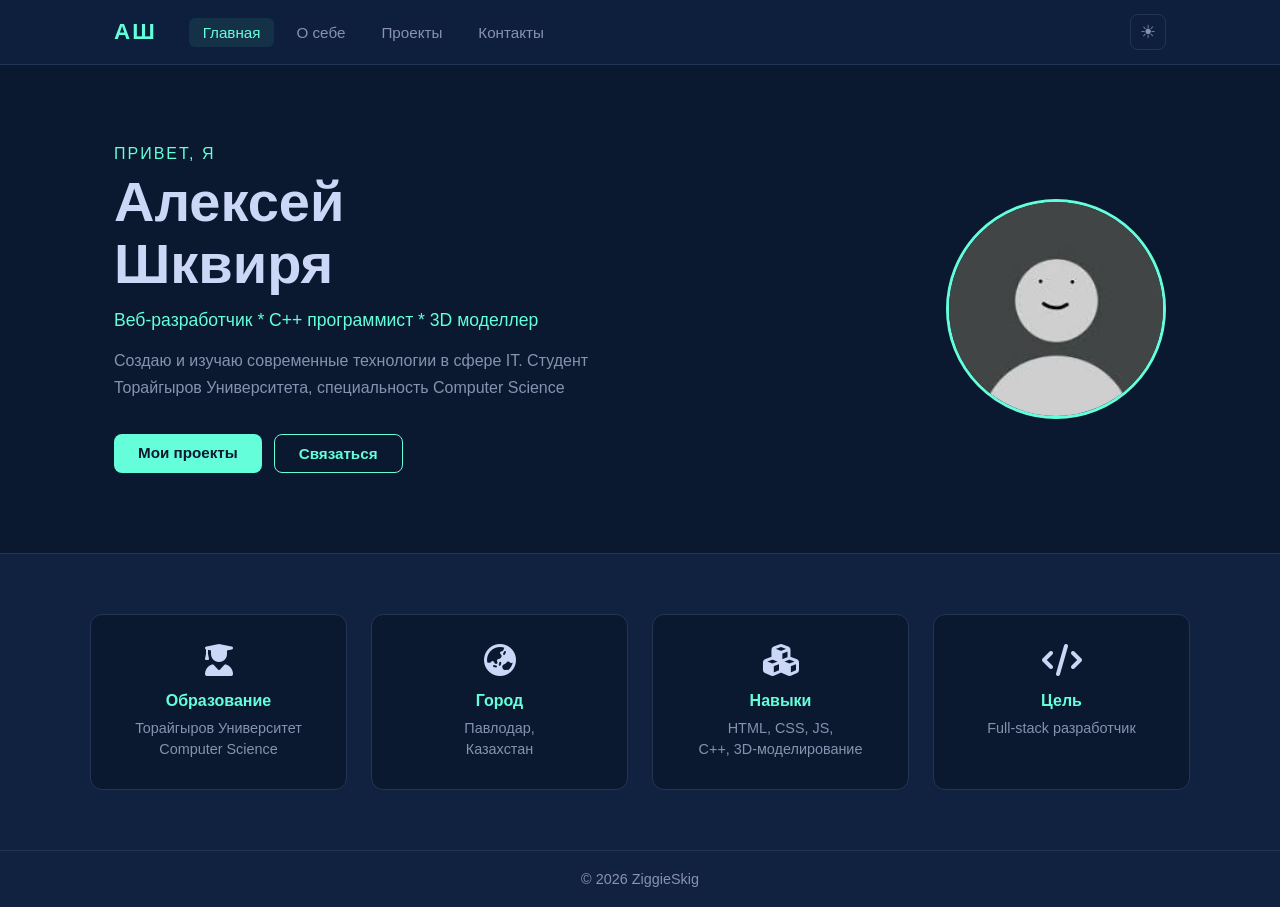
<file: index.html>
<!DOCTYPE html>
<html lang="ru">
<head>
    <meta charset="UTF-8">
    <meta name="viewport" content="width=device-width, initial-scale=1.0">
    <title>Алексей Шквиря - Портфолио</title>
    <link rel="stylesheet" href="style.css">
    <link rel="stylesheet" href="https://cdnjs.cloudflare.com/ajax/libs/font-awesome/6.5.0/css/all.min.css">
</head>
<body>

<header class="header">
    <div class="header-inner">
        <div class="logo">АШ</div>
        <nav class="nav">
            <a href="index.html" class="nav-link active">Главная</a>
            <a href="about.html" class="nav-link">О себе</a>
            <a href="projects.html" class="nav-link">Проекты</a>
            <a href="contact.html" class="nav-link">Контакты</a>
        </nav>
        <button class="theme-btn" onclick="toggleTheme()" title="Сменить тему">☀</button>
    </div>
</header>

<main>
    <section class="hero">
        <div class="hero-content">
            <div class="hero-text">
                <p class="hero-label">Привет, я</p>
                <h1 class="hero-title">Алексей<br>Шквиря</h1>
                <p class="hero-sub">Веб‑разработчик * C++ программист * 3D моделлер</p>
                <p class="hero-desc">Создаю и изучаю современные технологии в сфере IT. Студент Торайгыров Университета, специальность Computer Science</p>
                <div class="hero-btns">
                    <a href="projects.html" class="btn-primary">Мои проекты</a>
                    <a href="contact.html" class="btn-secondary">Связаться</a>
                </div>
            </div>
            <div class="hero-photo">
                <div class="photo-frame">
                    <img src="ava.jpg" alt="Алексей Шквиря" onerror="this.style.display='none'">
                    <div class="photo-placeholder">АШ</div>
                </div>
            </div>
        </div>
    </section>

    <section class="quick-info">
        <div class="info-grid">
            <div class="info-card">
                <span class="info-icon"><i class="fa-solid fa-user-graduate"></i></span>
                <h3>Образование</h3>
                <p>Торайгыров Университет<br>Computer Science</p>
            </div>
            <div class="info-card">
                <span class="info-icon"><i class="fa-solid fa-earth-asia"></i></span>
                <h3>Город</h3>
                <p>Павлодар,<br>Казахстан</p>
            </div>
            <div class="info-card">
                <span class="info-icon"><i class="fa-solid fa-cubes"></i></span>
                <h3>Навыки</h3>
                <p>HTML, CSS, JS,<br>C++, 3D-моделирование</p>
            </div>
            <div class="info-card">
                <span class="info-icon"><i class="fa-solid fa-code"></i></span>
                <h3>Цель</h3>
                <p>Full-stack разработчик</p>
            </div>
        </div>
    </section>
</main>

<footer class="footer">
    <p>© <span id="year"></span> ZiggieSkig</p>
</footer>

<script src="script.js"></script>
</body>
</html>
</file>
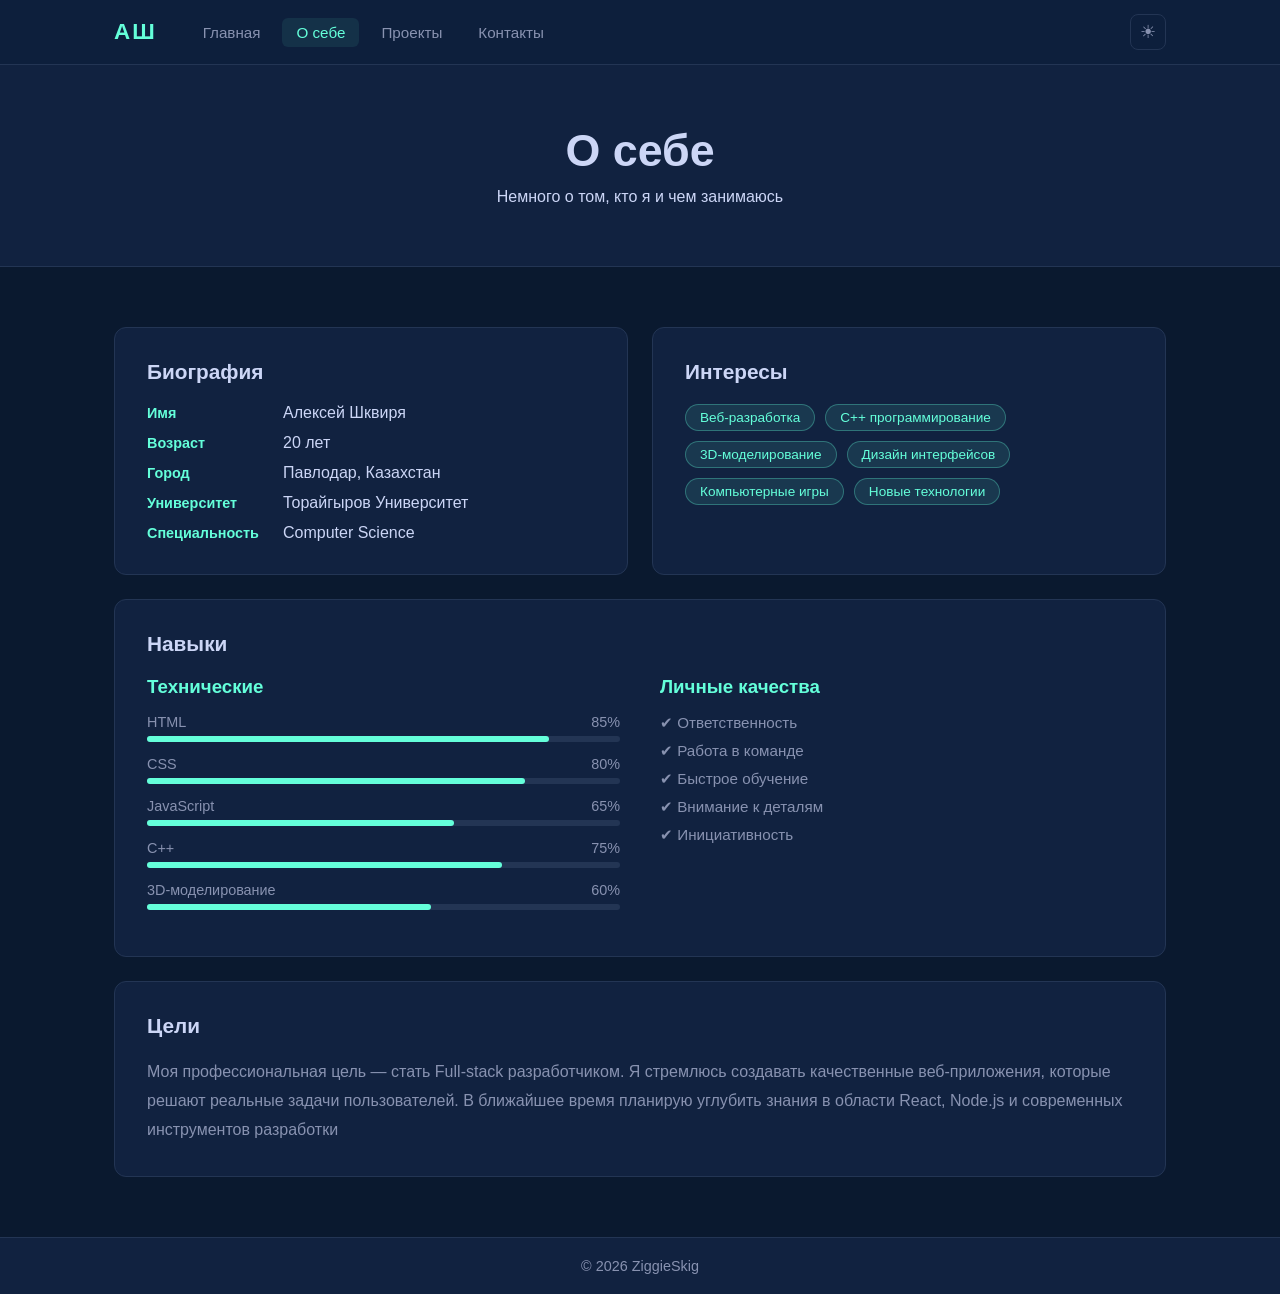
<file: about.html>
<!DOCTYPE html>
<html lang="ru">
<head>
    <meta charset="UTF-8">
    <meta name="viewport" content="width=device-width, initial-scale=1.0">
    <title>О себе — Алексей Шквиря</title>
    <link rel="stylesheet" href="style.css">
</head>
<body>

<header class="header">
    <div class="header-inner">
        <div class="logo">АШ</div>
        <nav class="nav">
            <a href="index.html" class="nav-link">Главная</a>
            <a href="about.html" class="nav-link active">О себе</a>
            <a href="projects.html" class="nav-link">Проекты</a>
            <a href="contact.html" class="nav-link">Контакты</a>
        </nav>
        <button class="theme-btn" onclick="toggleTheme()" title="Сменить тему">☀</button>
    </div>
</header>

<main>
    <section class="page-hero">
        <h1 class="page-title">О себе</h1>
        <p class="page-sub">Немного о том, кто я и чем занимаюсь</p>
    </section>

    <section class="about-section">
        <div class="about-grid">
            <div class="about-bio card">
                <h2>Биография</h2>
                <ul class="bio-list">
                    <li><span class="bio-label">Имя</span><span>Алексей Шквиря</span></li>
                    <li><span class="bio-label">Возраст</span><span>20 лет</span></li>
                    <li><span class="bio-label">Город</span><span>Павлодар, Казахстан</span></li>
                    <li><span class="bio-label">Университет</span><span>Торайгыров Университет</span></li>
                    <li><span class="bio-label">Специальность</span><span>Computer Science</span></li>
                </ul>
            </div>

            <div class="about-interests card">
                <h2>Интересы</h2>
                <div class="tags">
                    <span class="tag">Веб-разработка</span>
                    <span class="tag">C++ программирование</span>
                    <span class="tag">3D-моделирование</span>
                    <span class="tag">Дизайн интерфейсов</span>
                    <span class="tag">Компьютерные игры</span>
                    <span class="tag">Новые технологии</span>
                </div>
            </div>
        </div>

        <div class="skills-section card">
            <h2>Навыки</h2>
            <div class="skills-grid">
                <div class="skill-group">
                    <h3>Технические</h3>
                    <div class="skill-bars">
                        <div class="skill-item">
                            <div class="skill-info"><span>HTML</span><span>85%</span></div>
                            <div class="skill-bar"><div class="skill-fill" style="width:85%"></div></div>
                        </div>
                        <div class="skill-item">
                            <div class="skill-info"><span>CSS</span><span>80%</span></div>
                            <div class="skill-bar"><div class="skill-fill" style="width:80%"></div></div>
                        </div>
                        <div class="skill-item">
                            <div class="skill-info"><span>JavaScript</span><span>65%</span></div>
                            <div class="skill-bar"><div class="skill-fill" style="width:65%"></div></div>
                        </div>
                        <div class="skill-item">
                            <div class="skill-info"><span>C++</span><span>75%</span></div>
                            <div class="skill-bar"><div class="skill-fill" style="width:75%"></div></div>
                        </div>
                        <div class="skill-item">
                            <div class="skill-info"><span>3D-моделирование</span><span>60%</span></div>
                            <div class="skill-bar"><div class="skill-fill" style="width:60%"></div></div>
                        </div>
                    </div>
                </div>
                <div class="skill-group">
                    <h3>Личные качества</h3>
                    <ul class="quality-list">
                        <li>✔ Ответственность</li>
                        <li>✔ Работа в команде</li>
                        <li>✔ Быстрое обучение</li>
                        <li>✔ Внимание к деталям</li>
                        <li>✔ Инициативность</li>
                    </ul>
                </div>
            </div>
        </div>

        <div class="goals-section card">
            <h2>Цели</h2>
            <p>Моя профессиональная цель — стать Full-stack разработчиком. Я стремлюсь создавать качественные веб-приложения, которые решают реальные задачи пользователей. В ближайшее время планирую углубить знания в области React, Node.js и современных инструментов разработки</p>
        </div>
    </section>
</main>

<footer class="footer">
    <p>© <span id="year"></span> ZiggieSkig</p>
</footer>

<script src="script.js"></script>
</body>
</html>
</file>
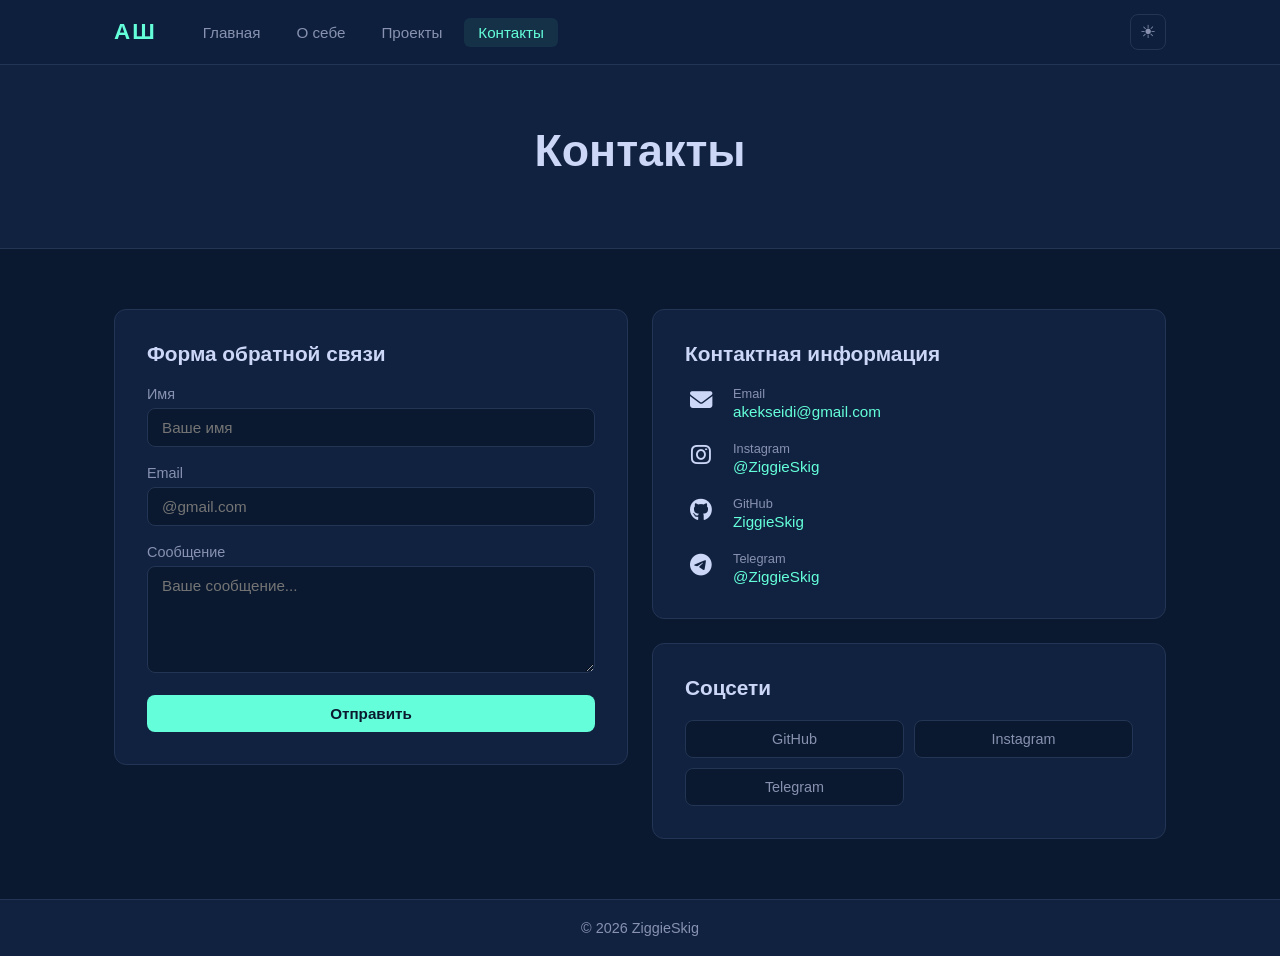
<file: contact.html>
<!DOCTYPE html>
<html lang="ru">
<head>
    <meta charset="UTF-8">
    <meta name="viewport" content="width=device-width, initial-scale=1.0">
    <title>Контакты — Алексей Шквиря</title>
    <link rel="stylesheet" href="style.css">
    <link rel="stylesheet" href="https://cdnjs.cloudflare.com/ajax/libs/font-awesome/6.5.0/css/all.min.css">
</head>
<body>

<header class="header">
    <div class="header-inner">
        <div class="logo">АШ</div>
        <nav class="nav">
            <a href="index.html" class="nav-link">Главная</a>
            <a href="about.html" class="nav-link">О себе</a>
            <a href="projects.html" class="nav-link">Проекты</a>
            <a href="contact.html" class="nav-link active">Контакты</a>
        </nav>
        <button class="theme-btn" onclick="toggleTheme()" title="Сменить тему">☀</button>
    </div>
</header>

<main>
    <section class="page-hero">
        <h1 class="page-title">Контакты</h1>
    </section>

    <section class="contact-section">
        <div class="contact-grid">

            <div class="contact-form-wrap card">
                <h2>Форма обратной связи</h2>
                <form id="contactForm" onsubmit="sendForm(event)">
                    <div class="form-group">
                        <label for="name">Имя</label>
                        <input type="text" id="name" name="name" placeholder="Ваше имя" required>
                    </div>
                    <div class="form-group">
                        <label for="email">Email</label>
                        <input type="email" id="email" name="email" placeholder="@gmail.com" required>
                    </div>
                    <div class="form-group">
                        <label for="message">Сообщение</label>
                        <textarea id="message" name="message" rows="5" placeholder="Ваше сообщение..." required></textarea>
                    </div>
                    <button type="submit" class="btn-primary" style="width:100%">Отправить</button>
                    <p id="form-success" style="display:none; color:#64ffda; margin-top:10px; text-align:center;">Сообщение отправлено</p>
                </form>
            </div>

            <div class="contact-info-wrap">
                <div class="card contact-info">
                    <h2>Контактная информация</h2>
                    <ul class="contact-list">
                        <li>
                            <span class="contact-icon"><i class="fa-solid fa-envelope"></i></span>
                            <div>
                                <p class="contact-label">Email</p>
                                <a href="mailto:akekseidi@gmail.com">akekseidi@gmail.com</a>
                            </div>
                        </li>
                        <li>
                            <span class="contact-icon"><i class="fa-brands fa-instagram"></i></span>
                            <div>
                                <p class="contact-label">Instagram</p>
                                <a href="https://instagram.com/ZiggieSkig" target="_blank">@ZiggieSkig</a>
                            </div>
                        </li>
                        <li>
                            <span class="contact-icon"><i class="fa-brands fa-github"></i></span>
                            <div>
                                <p class="contact-label">GitHub</p>
                                <a href="https://github.com/ZiggieSkig" target="_blank">ZiggieSkig</a>
                            </div>
                        </li>
                        <li>
                            <span class="contact-icon"><i class="fa-brands fa-telegram"></i></span>
                            <div>
                                <p class="contact-label">Telegram</p>
                                <a href="https://t.me/ZiggieSkig" target="_blank">@ZiggieSkig</a>
                            </div>
                        </li>
                    </ul>
                </div>

                <div class="card social-links">
                    <h2>Соцсети</h2>
                    <div class="social-grid">
                        <a href="https://github.com/ZiggieSkig" target="_blank" class="social-btn">GitHub</a>
                        <a href="https://instagram.com/ZiggieSkig" target="_blank" class="social-btn">Instagram</a>
                        <a href="https://t.me/ZiggieSkig" target="_blank" class="social-btn">Telegram</a>
                    </div>
                </div>
            </div>

        </div>
    </section>
</main>

<footer class="footer">
    <p>© <span id="year"></span> ZiggieSkig</p>
</footer>

<script src="script.js"></script>
</body>
</html>
</file>
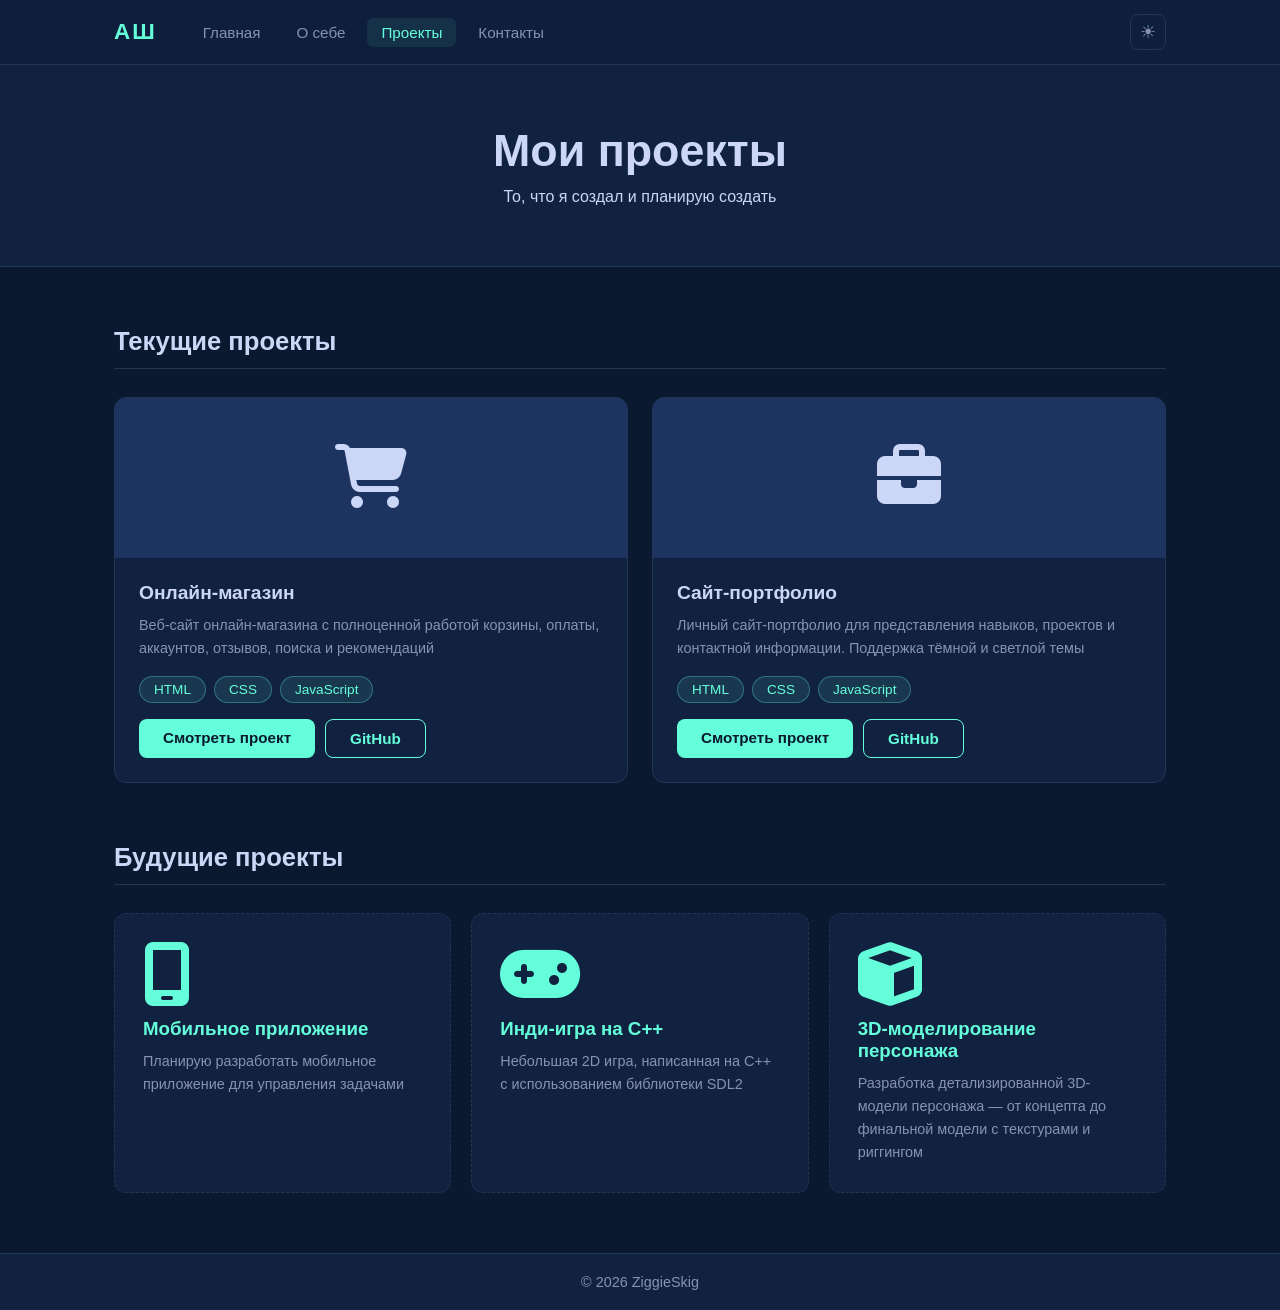
<file: projects.html>
<!DOCTYPE html>
<html lang="ru">
<head>
    <meta charset="UTF-8">
    <meta name="viewport" content="width=device-width, initial-scale=1.0">
    <title>Проекты — Алексей Шквиря</title>
    <link rel="stylesheet" href="style.css">
    <link rel="stylesheet" href="https://cdnjs.cloudflare.com/ajax/libs/font-awesome/6.5.0/css/all.min.css">
</head>
<body>

<header class="header">
    <div class="header-inner">
        <div class="logo">АШ</div>
        <nav class="nav">
            <a href="index.html" class="nav-link">Главная</a>
            <a href="about.html" class="nav-link">О себе</a>
            <a href="projects.html" class="nav-link active">Проекты</a>
            <a href="contact.html" class="nav-link">Контакты</a>
        </nav>
        <button class="theme-btn" onclick="toggleTheme()" title="Сменить тему">☀</button>
    </div>
</header>

<main>
    <section class="page-hero">
        <h1 class="page-title">Мои проекты</h1>
        <p class="page-sub">То, что я создал и планирую создать</p>
    </section>

    <section class="projects-section">
        <h2 class="section-title">Текущие проекты</h2>
        <div class="projects-grid">

            <div class="project-card">
                <div class="project-img">
                    <div class="project-placeholder"><i class="fa-solid fa-cart-shopping"></i></div>
                </div>
                <div class="project-info">
                    <h3>Онлайн-магазин</h3>
                    <p>Веб-сайт онлайн-магазина с полноценной работой корзины, оплаты, аккаунтов, отзывов, поиска и рекомендаций</p>
                    <div class="project-tags">
                        <span class="tag">HTML</span>
                        <span class="tag">CSS</span>
                        <span class="tag">JavaScript</span>
                    </div>
                    <div class="project-links">
                        <a href="#" class="btn-primary">Смотреть проект</a>
                        <a href="https://github.com/ZiggieSkig/xleb" target="_blank" class="btn-secondary">GitHub</a>
                    </div>
                </div>
            </div>

            <div class="project-card">
                <div class="project-img">
                    <div class="project-placeholder"><i class="fa-solid fa-briefcase"></i></div>
                </div>
                <div class="project-info">
                    <h3>Сайт-портфолио</h3>
                    <p>Личный сайт-портфолио для представления навыков, проектов и контактной информации. Поддержка тёмной и светлой темы</p>
                    <div class="project-tags">
                        <span class="tag">HTML</span>
                        <span class="tag">CSS</span>
                        <span class="tag">JavaScript</span>
                    </div>
                    <div class="project-links">
                        <a href="index.html" class="btn-primary">Смотреть проект</a>
                        <a href="https://github.com/ZiggieSkig" target="_blank" class="btn-secondary">GitHub</a>
                    </div>
                </div>
            </div>

        </div>

        <h2 class="section-title" style="margin-top: 60px;">Будущие проекты</h2>
        <div class="future-grid">
            <div class="future-card">
                <span class="future-icon"><i class="fa-solid fa-mobile-screen"></i></span>
                <h3>Мобильное приложение</h3>
                <p>Планирую разработать мобильное приложение для управления задачами</p>
            </div>
            <div class="future-card">
                <span class="future-icon"><i class="fa-solid fa-gamepad"></i></span>
                <h3>Инди-игра на C++</h3>
                <p>Небольшая 2D игра, написанная на C++ с использованием библиотеки SDL2</p>
            </div>
            <div class="future-card">
                <span class="future-icon"><i class="fa-solid fa-cube"></i></span>
                <h3>3D-моделирование персонажа</h3>
                <p>Разработка детализированной 3D-модели персонажа — от концепта до финальной модели с текстурами и риггингом</p>
            </div>
        </div>
    </section>
</main>

<footer class="footer">
    <p>© <span id="year"></span> ZiggieSkig</p>
</footer>

<script src="script.js"></script>
</body>
</html>
</file>
<file: style.css>
:root {
    --bg: #0a192f;
    --bg2: #112240;
    --bg3: #1d3461;
    --text: #ccd6f6;
    --text2: #8892b0;
    --accent: #64ffda;
    --accent2: #31806d;
    --border: #233554;
    --card-bg: #112240;
    --header-bg: #0d1f3c;
}

body.light {
    --bg: #f0f4f8;
    --bg2: #ffffff;
    --bg3: #e2e8f0;
    --text: #1a202c;
    --text2: #4a5568;
    --accent: #0d7a5f;
    --accent2: #0a6b52;
    --border: #cbd5e0;
    --card-bg: #ffffff;
    --header-bg: #ffffff;
}

*, *::before, *::after { 
    box-sizing: border-box; 
    margin: 0; 
    padding: 0; 
}

body {
    font-family: 'Gill Sans', 'Gill Sans MT', Calibri, sans-serif;
    background-color: var(--bg);
    color: var(--text);
    transition: background 0.3s, color 0.3s;
    min-height: 100vh;
    display: flex;
    flex-direction: column;
}

main { 
    flex: 1; 
}

a { 
    color: var(--accent); 
    text-decoration: none; 
    transition: color 0.2s; 
}
a:hover { 
    color: var(--accent2); 
}

.header {
    background-color: var(--header-bg);
    border-bottom: 1px solid var(--border);
    position: sticky;
    top: 0;
    z-index: 100;
    transition: background 0.3s;
}

.header-inner {
    max-width: 1100px;
    margin: 0 auto;
    padding: 0 24px;
    height: 64px;
    display: flex;
    align-items: center;
    gap: 32px;
}

.logo {
    font-size: 1.4em;
    font-weight: 700;
    color: var(--accent);
    letter-spacing: 2px;
    flex-shrink: 0;
}

.nav {
    display: flex;
    gap: 8px;
    flex: 1;
}

.nav-link {
    color: var(--text2);
    padding: 6px 14px;
    border-radius: 6px;
    font-weight: 500;
    transition: all 0.2s;
    font-size: 0.95em;
}

.nav-link:hover, .nav-link.active {
    color: var(--accent);
    background: rgba(100, 255, 218, 0.08);
}

.theme-btn {
    background: none;
    border: 1px solid var(--border);
    color: var(--text2);
    width: 36px;
    height: 36px;
    border-radius: 8px;
    cursor: pointer;
    font-size: 1.1em;
    transition: all 0.2s;
    flex-shrink: 0;
}

.theme-btn:hover {
    border-color: var(--accent);
    color: var(--accent);
}

/* ===== HERO ===== */
.hero {
    padding: 80px 24px;
    max-width: 1100px;
    margin: 0 auto;
}

.hero-content {
    display: flex;
    align-items: center;
    gap: 60px;
    flex-wrap: wrap;
}

.hero-text { flex: 1; min-width: 280px; }

.hero-label {
    color: var(--accent);
    font-size: 1em;
    letter-spacing: 2px;
    text-transform: uppercase;
    margin-bottom: 8px;
}

.hero-title {
    font-size: 3.5em;
    line-height: 1.1;
    color: var(--text);
    margin-bottom: 16px;
    font-weight: 700;
}

.hero-sub {
    color: var(--accent);
    font-size: 1.1em;
    margin-bottom: 16px;
}

.hero-desc {
    color: var(--text2);
    font-size: 1em;
    line-height: 1.7;
    margin-bottom: 32px;
    max-width: 480px;
}

.hero-btns { 
    display: flex; 
    gap: 12px; 
    flex-wrap: wrap; 
}

.hero-photo { 
    flex-shrink: 0; 
}

.photo-frame {
    width: 220px;
    height: 220px;
    border-radius: 50%;
    border: 3px solid var(--accent);
    overflow: hidden;
    display: flex;
    align-items: center;
    justify-content: center;
    background: var(--bg2);
    position: relative;
}

.photo-frame img {
    width: 100%;
    height: 100%;
    object-fit: cover;
    position: absolute;
}

.photo-placeholder {
    font-size: 3em;
    font-weight: 700;
    color: var(--accent);
}

.btn-primary {
    display: inline-block;
    background: var(--accent);
    color: #0a192f;
    padding: 10px 24px;
    border-radius: 8px;
    font-weight: 700;
    font-size: 0.95em;
    transition: all 0.2s;
    border: none;
    cursor: pointer;
}

.btn-primary:hover {
    background: var(--accent2);
    color: #fff;
    transform: translateY(-1px);
}

.btn-secondary {
    display: inline-block;
    border: 1px solid var(--accent);
    color: var(--accent);
    padding: 10px 24px;
    border-radius: 8px;
    font-weight: 600;
    font-size: 0.95em;
    transition: all 0.2s;
}

.btn-secondary:hover {
    background: rgba(100,255,218,0.08);
    transform: translateY(-1px);
}

.quick-info {
    background: var(--bg2);
    border-top: 1px solid var(--border);
    padding: 60px 24px;
}

.info-grid {
    max-width: 1100px;
    margin: 0 auto;
    display: grid;
    grid-template-columns: repeat(auto-fit, minmax(200px, 1fr));
    gap: 24px;
}

.info-card {
    background: var(--bg);
    border: 1px solid var(--border);
    border-radius: 12px;
    padding: 28px 24px;
    text-align: center;
    transition: border-color 0.2s, transform 0.2s;
}

.info-card:hover {
    border-color: var(--accent);
    transform: translateY(-3px);
}

.info-icon { 
    font-size: 2em; 
    display: block; 
    margin-bottom: 12px; 
}
.info-card h3 { 
    color: var(--accent); 
    font-size: 1em; 
    margin-bottom: 8px; 
}
.info-card p { 
    color: var(--text2); 
    font-size: 0.9em; 
    line-height: 1.5; 
}

.page-hero {
    background: var(--bg2);
    border-bottom: 1px solid var(--border);
    padding: 60px 24px;
    text-align: center;
}

.page-title {
    font-size: 2.8em;
    color: var(--text);
    margin-bottom: 12px;
}

.card {
    background: var(--card-bg);
    border: 1px solid var(--border);
    border-radius: 12px;
    padding: 32px;
    transition: border-color 0.2s;
}

.card:hover { 
    border-color: var(--accent); 
}
.card h2 { 
    color: var(--text); 
    margin-bottom: 20px; 
    font-size: 1.3em; 
}

.about-section {
    max-width: 1100px;
    margin: 0 auto;
    padding: 60px 24px;
    display: flex;
    flex-direction: column;
    gap: 24px;
}

.about-grid {
    display: grid;
    grid-template-columns: 1fr 1fr;
    gap: 24px;
}

.bio-list { 
    list-style: none; 
    display: flex; 
    flex-direction: column; 
    gap: 12px; 
}
.bio-list li { 
    display: flex; 
    gap: 16px; 
    align-items: baseline; 
}
.bio-label { 
    color: var(--accent); 
    font-weight: 600; 
    min-width: 120px; 
    font-size: 0.9em; 
}

.tags { 
    display: flex; 
    flex-wrap: wrap; 
    gap: 10px; 
}
.tag {
    background: rgba(100,255,218,0.1);
    color: var(--accent);
    border: 1px solid rgba(100,255,218,0.3);
    padding: 5px 14px;
    border-radius: 20px;
    font-size: 0.85em;
    font-weight: 500;
}

.skills-grid { 
    display: grid; 
    grid-template-columns: 1fr 1fr; 
    gap: 40px; 
}
.skill-group h3 { 
    color: var(--accent); 
    margin-bottom: 16px; 
}

.skill-item { 
    margin-bottom: 14px; 
}
.skill-info { 
    display: flex; 
    justify-content: space-between; 
    margin-bottom: 6px; 
    font-size: 0.9em; 
    color: var(--text2); 
}
.skill-bar { 
    background: var(--border); 
    border-radius: 4px; 
    height: 6px; 
}
.skill-fill { 
    background: var(--accent); 
    height: 6px; 
    border-radius: 4px; 
    transition: width 0.8s ease; 
}

.quality-list { 
    list-style: none; 
    display: flex; 
    flex-direction: column; 
    gap: 10px; 
}
.quality-list li { 
    color: var(--text2); 
    font-size: 0.95em; 
}
.quality-list li::before { 
    color: var(--accent); 
    margin-right: 8px; 
}

.goals-section p { 
    color: var(--text2); 
    line-height: 1.8; 
}

.section-title {
    font-size: 1.6em;
    color: var(--text);
    margin-bottom: 28px;
    padding-bottom: 12px;
    border-bottom: 1px solid var(--border);
}

.projects-section {
    max-width: 1100px;
    margin: 0 auto;
    padding: 60px 24px;
}

.projects-grid {
    display: grid;
    grid-template-columns: repeat(auto-fit, minmax(320px, 1fr));
    gap: 24px;
    margin-bottom: 24px;
}

.project-card {
    background: var(--card-bg);
    border: 1px solid var(--border);
    border-radius: 12px;
    overflow: hidden;
    transition: border-color 0.2s, transform 0.2s;
}

.project-card:hover {
    border-color: var(--accent);
    transform: translateY(-4px);
}

.project-img {
    background: var(--bg3);
    height: 160px;
    display: flex;
    align-items: center;
    justify-content: center;
}

.project-placeholder { 
    font-size: 4em;
 }

.project-info { 
    padding: 24px; 
}
.project-info h3 { 
    color: var(--text); 
    margin-bottom: 10px; 
    font-size: 1.2em; 
}
.project-info p { 
    color: var(--text2); 
    font-size: 0.9em; 
    line-height: 1.6; 
    margin-bottom: 16px; 
}

.project-tags { 
    display: flex; 
    flex-wrap: wrap; 
    gap: 8px; 
    margin-bottom: 16px; 
}

.project-links { 
    display: flex; 
    gap: 10px; 
    flex-wrap: wrap; 
}

.future-grid {
    display: grid;
    grid-template-columns: repeat(auto-fit, minmax(250px, 1fr));
    gap: 20px;
}

.future-card {
    background: var(--card-bg);
    border: 1px dashed var(--border);
    border-radius: 12px;
    padding: 28px;
    transition: border-color 0.2s;
}

.future-card:hover { 
    border-color: var(--accent); 
}
.future-icon { 
    font-size: 2em; 
    display: block; 
    margin-bottom: 
    12px; 
}
.future-icon i {
    font-size: 2em;
    color: var(--accent);
}
.future-card h3 { 
    color: var(--accent); 
    margin-bottom: 10px; 
}
.future-card p { 
    color: var(--text2); 
    font-size: 0.9em; 
    line-height: 1.6; 
}

.contact-section {
    max-width: 1100px;
    margin: 0 auto;
    padding: 60px 24px;
}

.contact-grid {
    display: grid;
    grid-template-columns: 1fr 1fr;
    gap: 24px;
    align-items: start;
}

.contact-info-wrap { 
    display: flex; 
    flex-direction: column; 
    gap: 24px; 
}

.form-group { 
    margin-bottom: 18px; 
}
.form-group label { 
    display: block; 
    color: var(--text2); 
    margin-bottom: 6px; 
    font-size: 0.9em; 
}

.form-group input,
.form-group textarea {
    width: 100%;
    background: var(--bg);
    border: 1px solid var(--border);
    border-radius: 8px;
    padding: 10px 14px;
    color: var(--text);
    font-family: inherit;
    font-size: 0.95em;
    transition: border-color 0.2s;
    resize: vertical;
}

.form-group input:focus,
.form-group textarea:focus {
    outline: none;
    border-color: var(--accent);
}

.contact-list { 
    list-style: none; 
    display: flex; 
    flex-direction: column; 
    gap: 20px; 
}
.contact-list li { 
    display: flex; 
    align-items: flex-start; 
    gap: 16px; 
}
.contact-icon { 
    font-size: 1.4em; 
    width: 32px; 
    text-align: center; 
    flex-shrink: 0; 
    margin-top: 2px; 
}
.contact-label { 
    color: var(--text2); 
    font-size: 0.8em; 
    margin-bottom: 2px; 
}
.contact-list a { 
    color: var(--accent); 
    font-size: 0.95em; 
}
.contact-list a:hover { 
    color: var(--accent2); 
}

.social-grid { 
    display: grid; 
    grid-template-columns: 1fr 1fr; 
    gap: 10px; 
}
.social-btn {
    background: var(--bg);
    border: 1px solid var(--border);
    color: var(--text2);
    padding: 10px;
    border-radius: 8px;
    text-align: center;
    font-size: 0.9em;
    transition: all 0.2s;
}
.social-btn:hover {
    border-color: var(--accent);
    color: var(--accent);
    background: rgba(100,255,218,0.05);
}

.footer {
    background: var(--bg2);
    border-top: 1px solid var(--border);
    text-align: center;
    padding: 20px;
    color: var(--text2);
    font-size: 0.9em;
}
@media (max-width: 768px) {
    .header-inner {
        padding: 0 12px;
        gap: 8px;
    }
    .nav {
        gap: 2px;
    }
    .nav-link {
        padding: 5px 8px;
        font-size: 0.8em;
    }

    .hero {
        padding: 40px 16px;
    }
    .hero-content {
        flex-direction: column-reverse;
        text-align: center;
        gap: 24px;
    }
    .hero-title {
        font-size: 2em;
    }
    .hero-sub {
        font-size: 1em;
    }
    .hero-desc {
        max-width: 100%;
        font-size: 0.9em;
    }
    .hero-btns {
        justify-content: center;
    }
    .photo-frame {
        width: 160px;
        height: 160px;
    }
    .info-grid {
        grid-template-columns: 1fr 1fr;
        gap: 12px;
    }
    .info-card {
        padding: 16px 12px;
    }
    .about-grid {
        grid-template-columns: 1fr;
    }
    .skills-grid {
        grid-template-columns: 1fr;
    }
    .about-section {
        padding: 32px 16px;
    }
    .projects-grid {
        grid-template-columns: 1fr;
    }
    .future-grid {
        grid-template-columns: 1fr;
    }
    .projects-section {
        padding: 32px 16px;
    }
    .contact-grid {
        grid-template-columns: 1fr;
    }
    .contact-section {
        padding: 32px 16px;
    }
    .social-grid {
        grid-template-columns: 1fr 1fr;
    }
    .page-hero {
        padding: 40px 16px;
    }
    .page-title {
        font-size: 1.8em;
    }
    .card {
        padding: 20px 16px;
    }
    .section-title {
        font-size: 1.3em;
    }
}
</file>
